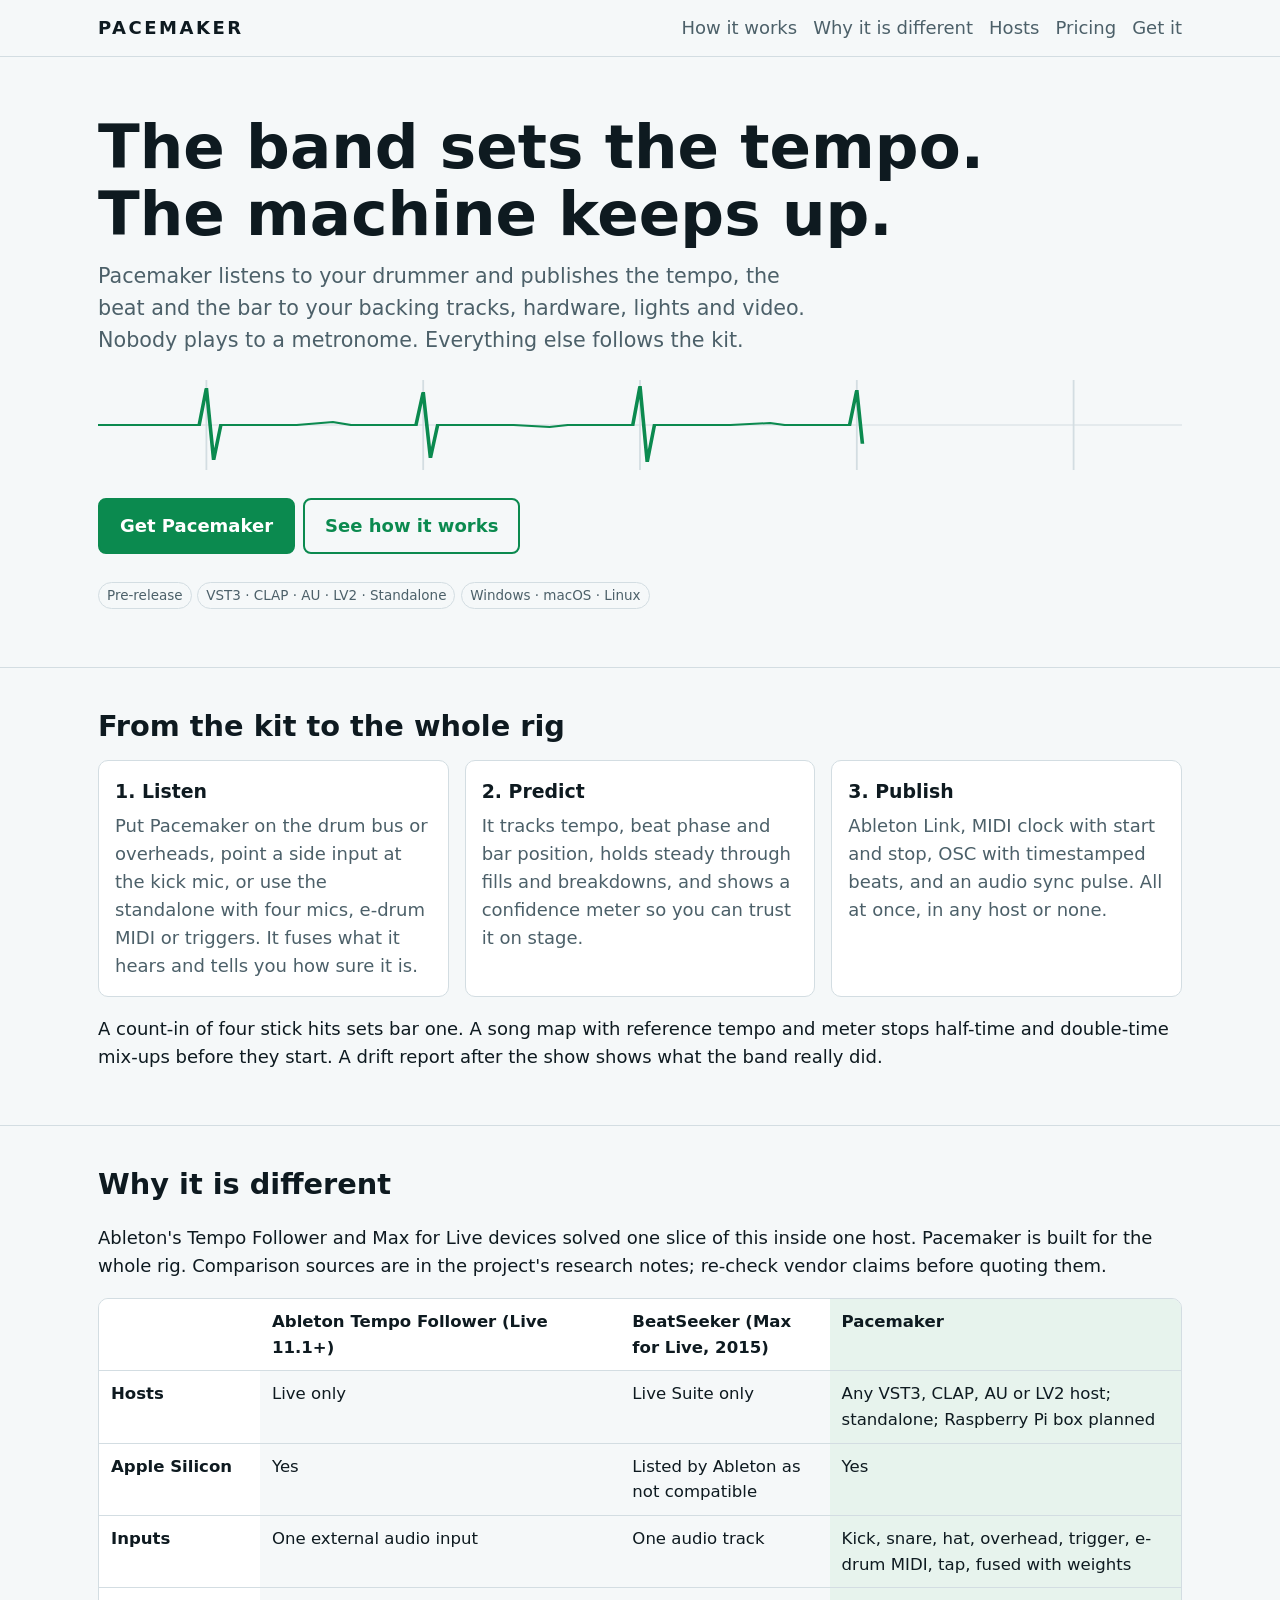
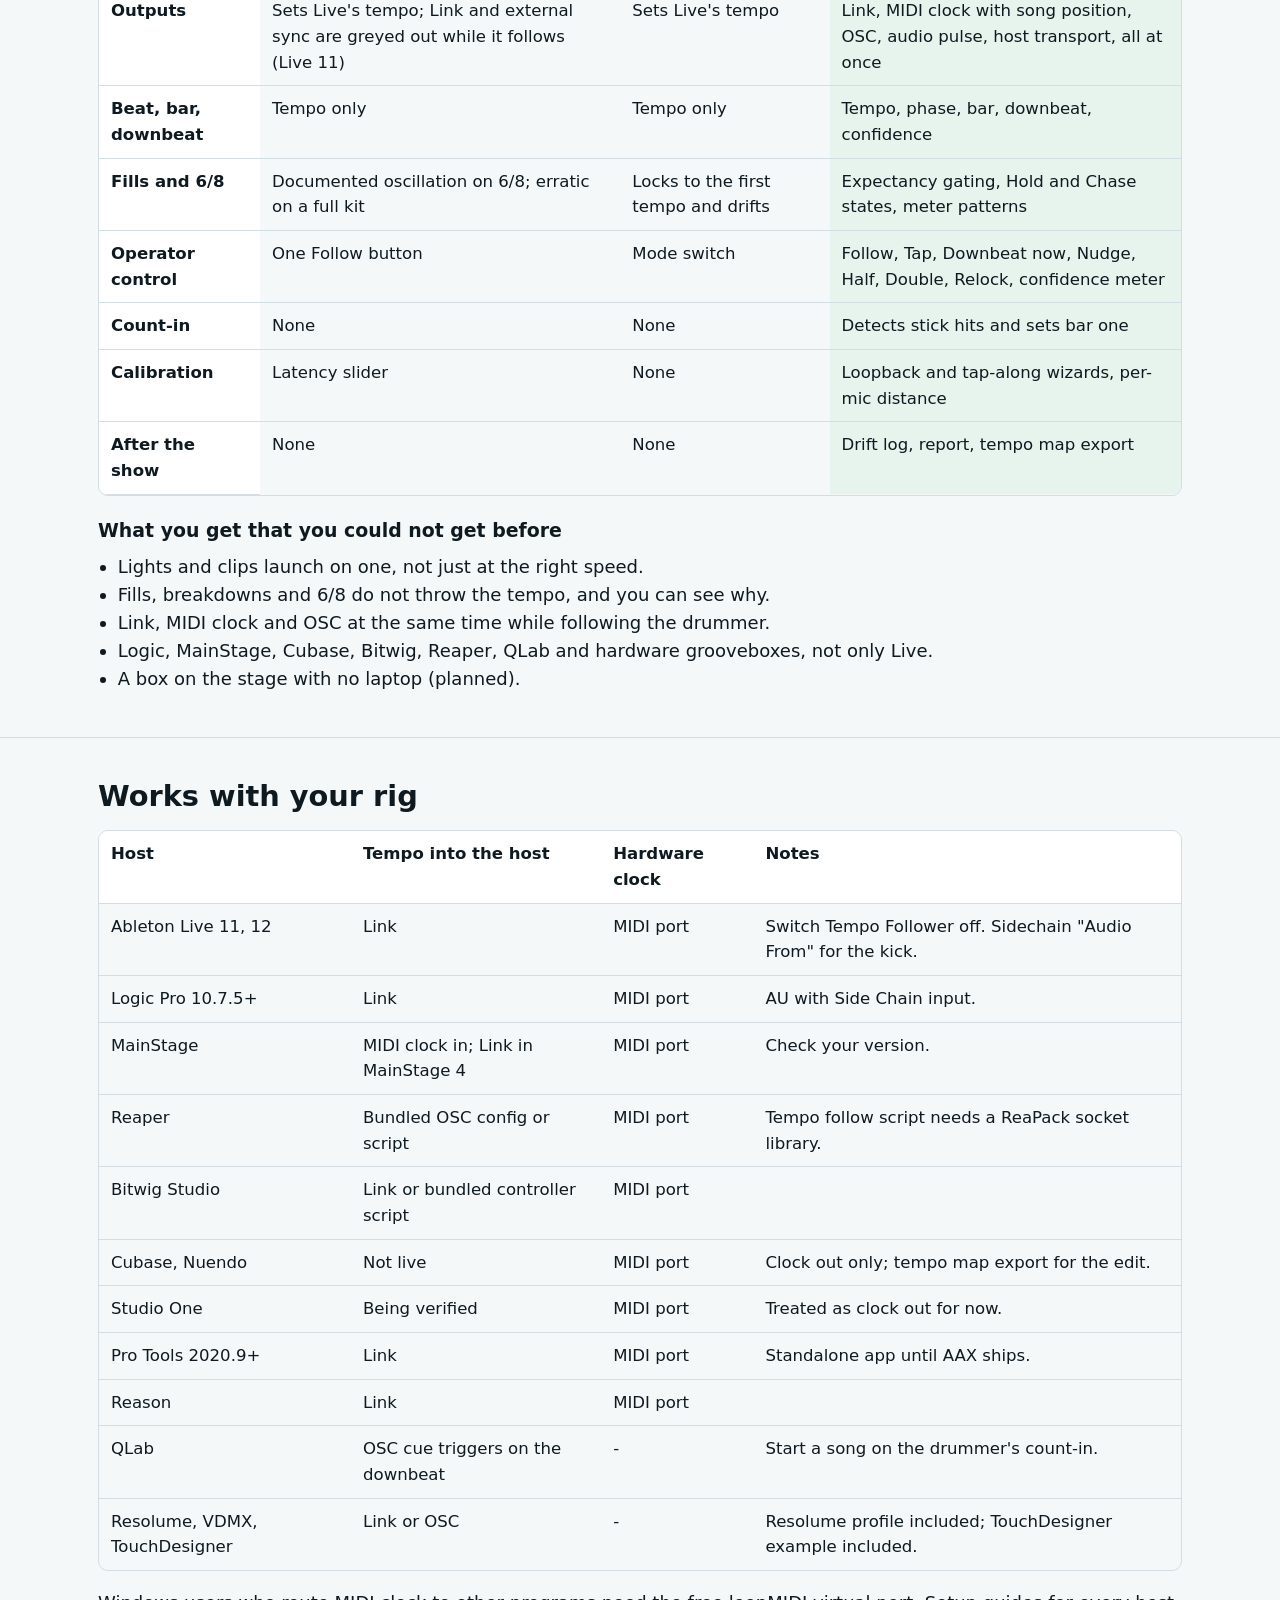
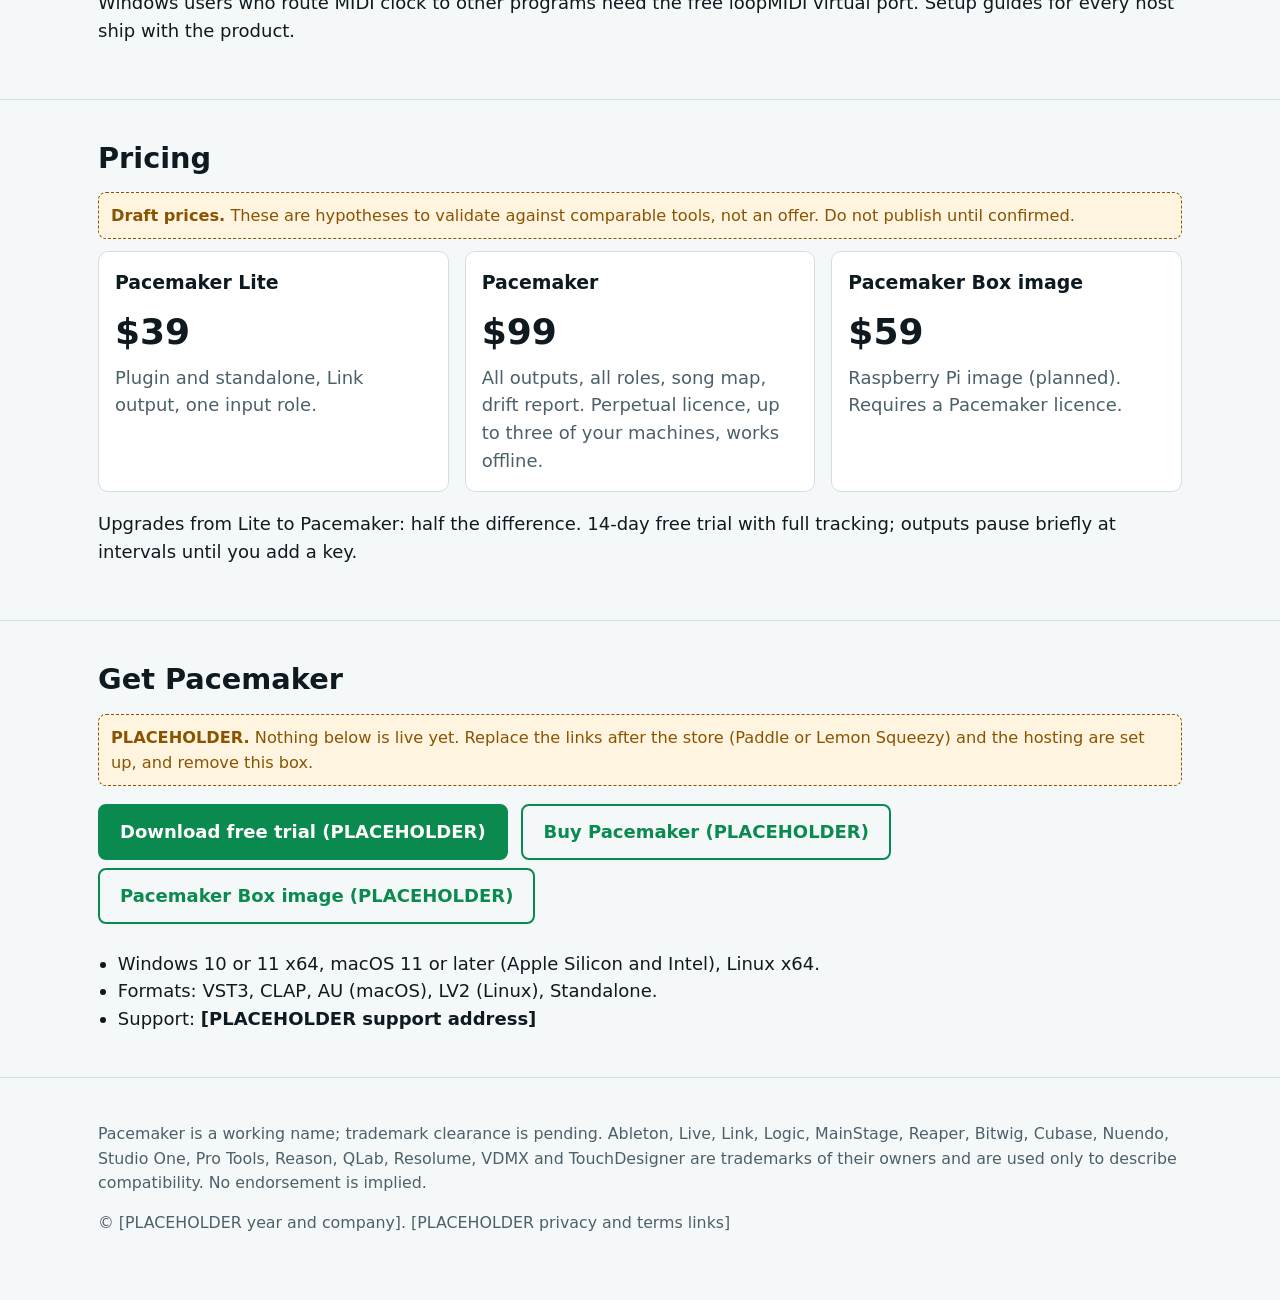
<file: website/index.html>
<!doctype html>
<html lang="en">
<head>
<meta charset="utf-8">
<meta name="viewport" content="width=device-width, initial-scale=1">
<title>Pacemaker: the band sets the tempo</title>
<meta name="description" content="Pacemaker listens to a live drummer and makes backing tracks, hardware, lights and video follow the band. Link, MIDI clock, OSC and audio sync out, in any host.">
<link rel="stylesheet" href="style.css">
</head>
<body>
<header class="site"><div class="wrap">
  <span class="brand">Pacemaker</span>
  <nav aria-label="Sections"><a href="#how">How it works</a><a href="#why">Why it is different</a><a href="#hosts">Hosts</a><a href="#pricing">Pricing</a><a href="#get">Get it</a></nav>
</div></header>

<main>
<div class="wrap">
  <div class="hero">
    <h1>The band sets the tempo.<br>The machine keeps up.</h1>
    <p class="lead">Pacemaker listens to your drummer and publishes the tempo, the beat and the bar to your backing tracks, hardware, lights and video. Nobody plays to a metronome. Everything else follows the kit.</p>
    <svg class="trace" viewBox="0 0 600 90" preserveAspectRatio="none" role="img" aria-label="Heart-monitor style trace of drum hits with predicted beats">
      <line class="grid" x1="0" y1="45" x2="600" y2="45"/>
      <g class="grid"><line x1="60" y1="0" x2="60" y2="90"/><line x1="180" y1="0" x2="180" y2="90"/><line x1="300" y1="0" x2="300" y2="90"/><line x1="420" y1="0" x2="420" y2="90"/><line x1="540" y1="0" x2="540" y2="90"/></g>
      <polyline class="wave" points="0,45 50,45 56,45 60,8 64,80 68,45 110,45 130,42 140,45 170,45 176,45 180,12 184,78 188,45 230,45 250,47 260,45 290,45 296,45 300,6 304,82 308,45 350,45 372,43 380,45 410,45 416,45 420,10 424,79 428,45 470,45 490,46 500,45 530,45 536,45 540,9 544,81 548,45 600,45"/>
    </svg>
    <p><a class="btn" href="#get">Get Pacemaker</a><a class="btn secondary" href="#how">See how it works</a></p>
    <p><span class="pill">Pre-release</span> <span class="pill">VST3 &middot; CLAP &middot; AU &middot; LV2 &middot; Standalone</span> <span class="pill">Windows &middot; macOS &middot; Linux</span></p>
  </div>
</div>

<section id="how"><div class="wrap">
  <h2>From the kit to the whole rig</h2>
  <div class="grid3">
    <div class="card"><h3>1. Listen</h3><p>Put Pacemaker on the drum bus or overheads, point a side input at the kick mic, or use the standalone with four mics, e-drum MIDI or triggers. It fuses what it hears and tells you how sure it is.</p></div>
    <div class="card"><h3>2. Predict</h3><p>It tracks tempo, beat phase and bar position, holds steady through fills and breakdowns, and shows a confidence meter so you can trust it on stage.</p></div>
    <div class="card"><h3>3. Publish</h3><p>Ableton Link, MIDI clock with start and stop, OSC with timestamped beats, and an audio sync pulse. All at once, in any host or none.</p></div>
  </div>
  <p>A count-in of four stick hits sets bar one. A song map with reference tempo and meter stops half-time and double-time mix-ups before they start. A drift report after the show shows what the band really did.</p>
</div></section>

<section id="why"><div class="wrap">
  <h2>Why it is different</h2>
  <p>Ableton's Tempo Follower and Max for Live devices solved one slice of this inside one host. Pacemaker is built for the whole rig. Comparison sources are in the project's research notes; re-check vendor claims before quoting them.</p>
  <div class="tablewrap" tabindex="0" role="region" aria-label="Comparison table (scrolls sideways on small screens)">
  <table>
    <thead><tr><th></th><th>Ableton Tempo Follower (Live 11.1+)</th><th>BeatSeeker (Max for Live, 2015)</th><th class="us">Pacemaker</th></tr></thead>
    <tbody>
      <tr><th scope="row">Hosts</th><td>Live only</td><td>Live Suite only</td><td class="us">Any VST3, CLAP, AU or LV2 host; standalone; Raspberry Pi box planned</td></tr>
      <tr><th scope="row">Apple Silicon</th><td>Yes</td><td>Listed by Ableton as not compatible</td><td class="us">Yes</td></tr>
      <tr><th scope="row">Inputs</th><td>One external audio input</td><td>One audio track</td><td class="us">Kick, snare, hat, overhead, trigger, e-drum MIDI, tap, fused with weights</td></tr>
      <tr><th scope="row">Outputs</th><td>Sets Live's tempo; Link and external sync are greyed out while it follows (Live 11)</td><td>Sets Live's tempo</td><td class="us">Link, MIDI clock with song position, OSC, audio pulse, host transport, all at once</td></tr>
      <tr><th scope="row">Beat, bar, downbeat</th><td>Tempo only</td><td>Tempo only</td><td class="us">Tempo, phase, bar, downbeat, confidence</td></tr>
      <tr><th scope="row">Fills and 6/8</th><td>Documented oscillation on 6/8; erratic on a full kit</td><td>Locks to the first tempo and drifts</td><td class="us">Expectancy gating, Hold and Chase states, meter patterns</td></tr>
      <tr><th scope="row">Operator control</th><td>One Follow button</td><td>Mode switch</td><td class="us">Follow, Tap, Downbeat now, Nudge, Half, Double, Relock, confidence meter</td></tr>
      <tr><th scope="row">Count-in</th><td>None</td><td>None</td><td class="us">Detects stick hits and sets bar one</td></tr>
      <tr><th scope="row">Calibration</th><td>Latency slider</td><td>None</td><td class="us">Loopback and tap-along wizards, per-mic distance</td></tr>
      <tr><th scope="row">After the show</th><td>None</td><td>None</td><td class="us">Drift log, report, tempo map export</td></tr>
    </tbody>
  </table></div>
  <h3 style="margin-top:20px">What you get that you could not get before</h3>
  <ul class="clean">
    <li>Lights and clips launch on one, not just at the right speed.</li>
    <li>Fills, breakdowns and 6/8 do not throw the tempo, and you can see why.</li>
    <li>Link, MIDI clock and OSC at the same time while following the drummer.</li>
    <li>Logic, MainStage, Cubase, Bitwig, Reaper, QLab and hardware grooveboxes, not only Live.</li>
    <li>A box on the stage with no laptop (planned).</li>
  </ul>
</div></section>

<section id="hosts"><div class="wrap">
  <h2>Works with your rig</h2>
  <div class="tablewrap" tabindex="0" role="region" aria-label="Host compatibility (scrolls sideways on small screens)">
  <table>
    <thead><tr><th>Host</th><th>Tempo into the host</th><th>Hardware clock</th><th>Notes</th></tr></thead>
    <tbody>
      <tr><td>Ableton Live 11, 12</td><td>Link</td><td>MIDI port</td><td>Switch Tempo Follower off. Sidechain "Audio From" for the kick.</td></tr>
      <tr><td>Logic Pro 10.7.5+</td><td>Link</td><td>MIDI port</td><td>AU with Side Chain input.</td></tr>
      <tr><td>MainStage</td><td>MIDI clock in; Link in MainStage 4</td><td>MIDI port</td><td>Check your version.</td></tr>
      <tr><td>Reaper</td><td>Bundled OSC config or script</td><td>MIDI port</td><td>Tempo follow script needs a ReaPack socket library.</td></tr>
      <tr><td>Bitwig Studio</td><td>Link or bundled controller script</td><td>MIDI port</td><td></td></tr>
      <tr><td>Cubase, Nuendo</td><td>Not live</td><td>MIDI port</td><td>Clock out only; tempo map export for the edit.</td></tr>
      <tr><td>Studio One</td><td>Being verified</td><td>MIDI port</td><td>Treated as clock out for now.</td></tr>
      <tr><td>Pro Tools 2020.9+</td><td>Link</td><td>MIDI port</td><td>Standalone app until AAX ships.</td></tr>
      <tr><td>Reason</td><td>Link</td><td>MIDI port</td><td></td></tr>
      <tr><td>QLab</td><td>OSC cue triggers on the downbeat</td><td>-</td><td>Start a song on the drummer's count-in.</td></tr>
      <tr><td>Resolume, VDMX, TouchDesigner</td><td>Link or OSC</td><td>-</td><td>Resolume profile included; TouchDesigner example included.</td></tr>
    </tbody>
  </table></div>
  <p>Windows users who route MIDI clock to other programs need the free loopMIDI virtual port. Setup guides for every host ship with the product.</p>
</div></section>

<section id="pricing"><div class="wrap">
  <h2>Pricing</h2>
  <div class="placeholder"><strong>Draft prices.</strong> These are hypotheses to validate against comparable tools, not an offer. Do not publish until confirmed.</div>
  <div class="grid3">
    <div class="card"><h3>Pacemaker Lite</h3><div class="price">$39</div><p>Plugin and standalone, Link output, one input role.</p></div>
    <div class="card"><h3>Pacemaker</h3><div class="price">$99</div><p>All outputs, all roles, song map, drift report. Perpetual licence, up to three of your machines, works offline.</p></div>
    <div class="card"><h3>Pacemaker Box image</h3><div class="price">$59</div><p>Raspberry Pi image (planned). Requires a Pacemaker licence.</p></div>
  </div>
  <p>Upgrades from Lite to Pacemaker: half the difference. 14-day free trial with full tracking; outputs pause briefly at intervals until you add a key.</p>
</div></section>

<section id="get"><div class="wrap">
  <h2>Get Pacemaker</h2>
  <div class="placeholder"><strong>PLACEHOLDER.</strong> Nothing below is live yet. Replace the links after the store (Paddle or Lemon Squeezy) and the hosting are set up, and remove this box.</div>
  <p>
    <a class="btn" href="#get" aria-disabled="true">Download free trial (PLACEHOLDER)</a>
    <a class="btn secondary" href="#get" aria-disabled="true">Buy Pacemaker (PLACEHOLDER)</a>
    <a class="btn secondary" href="#get" aria-disabled="true">Pacemaker Box image (PLACEHOLDER)</a>
  </p>
  <ul class="clean">
    <li>Windows 10 or 11 x64, macOS 11 or later (Apple Silicon and Intel), Linux x64.</li>
    <li>Formats: VST3, CLAP, AU (macOS), LV2 (Linux), Standalone.</li>
    <li>Support: <strong>[PLACEHOLDER support address]</strong></li>
  </ul>
</div></section>
</main>

<footer><div class="wrap">
  <p>Pacemaker is a working name; trademark clearance is pending. Ableton, Live, Link, Logic, MainStage, Reaper, Bitwig, Cubase, Nuendo, Studio One, Pro Tools, Reason, QLab, Resolume, VDMX and TouchDesigner are trademarks of their owners and are used only to describe compatibility. No endorsement is implied.</p>
  <p>&copy; [PLACEHOLDER year and company]. [PLACEHOLDER privacy and terms links]</p>
</div></footer>
</body>
</html>
</file>
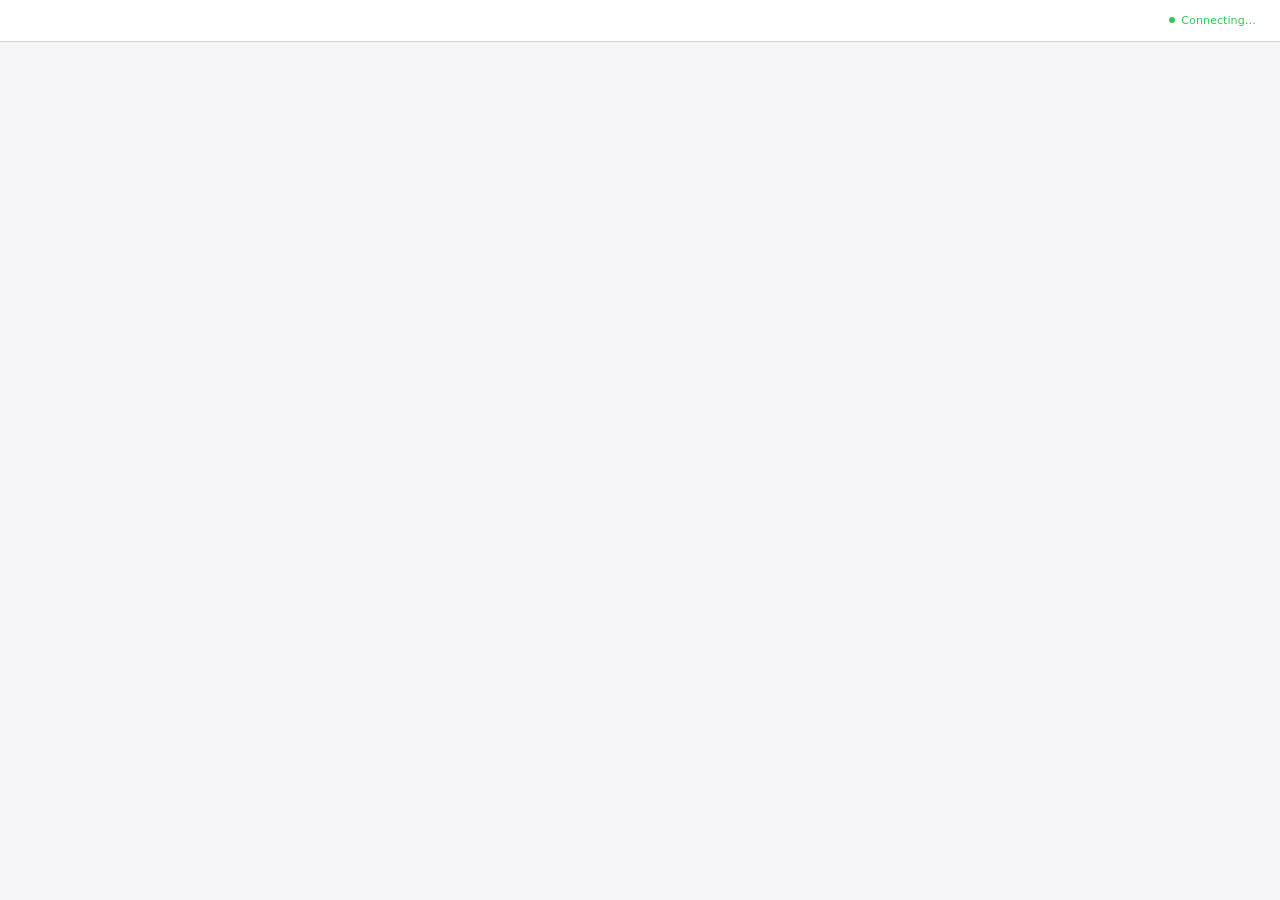
<file: skills/brainstorming/scripts/frame-template.html>
<!DOCTYPE html>
<html>
<head>
  <meta charset="utf-8">
  <title>Superpowers Brainstorming</title>
  <style>
    /*
     * BRAINSTORM COMPANION FRAME TEMPLATE
     *
     * This template provides a consistent frame with:
     * - OS-aware light/dark theming
     * - Header branding and connection status
     * - Scrollable main content area
     * - CSS helpers for common UI patterns
     *
     * Content is injected via placeholder comment in #frame-content.
     */

    * { box-sizing: border-box; margin: 0; padding: 0; }
    html, body { height: 100%; overflow: hidden; }

    /* ===== THEME VARIABLES ===== */
    :root {
      --bg-primary: #f5f5f7;
      --bg-secondary: #ffffff;
      --bg-tertiary: #e5e5e7;
      --border: #d1d1d6;
      --text-primary: #1d1d1f;
      --text-secondary: #86868b;
      --text-tertiary: #aeaeb2;
      --accent: #0071e3;
      --accent-hover: #0077ed;
      --success: #34c759;
      --warning: #ff9f0a;
      --error: #ff3b30;
      --selected-bg: #e8f4fd;
      --selected-border: #0071e3;
    }

    @media (prefers-color-scheme: dark) {
      :root {
        --bg-primary: #1d1d1f;
        --bg-secondary: #2d2d2f;
        --bg-tertiary: #3d3d3f;
        --border: #424245;
        --text-primary: #f5f5f7;
        --text-secondary: #86868b;
        --text-tertiary: #636366;
        --accent: #0a84ff;
        --accent-hover: #409cff;
        --selected-bg: rgba(10, 132, 255, 0.15);
        --selected-border: #0a84ff;
      }
    }

    body {
      font-family: system-ui, -apple-system, BlinkMacSystemFont, sans-serif;
      background: var(--bg-primary);
      color: var(--text-primary);
      display: flex;
      flex-direction: column;
      line-height: 1.5;
    }

    /* ===== FRAME STRUCTURE ===== */
    .brand { display: flex; align-items: center; min-width: 0; overflow: hidden; color: var(--text-secondary); line-height: 1; }
    .brand a { color: inherit; text-decoration: none; display: flex; align-items: center; gap: 0.5rem; min-width: 0; max-width: 100%; line-height: 1; }
    .brand-copy { display: block; min-width: 0; overflow: hidden; text-overflow: ellipsis; white-space: nowrap; line-height: 1; transform: translateY(-1px); }
    .brand-logo { display: block; height: 1em; width: auto; max-width: 180px; flex-shrink: 0; filter: invert(1); }
    @media (prefers-color-scheme: dark) {
      .brand-logo { filter: none; }
    }
    .status { font-size: 0.7rem; color: var(--status-color, var(--success)); display: flex; align-items: center; gap: 0.4rem; justify-self: end; white-space: nowrap; line-height: 1; }
    .status::before { content: ''; width: 6px; height: 6px; background: var(--status-color, var(--success)); border-radius: 50%; }

    .main { flex: 1; overflow-y: auto; }
    #frame-content { padding: 2rem; min-height: 100%; }

    .header {
      background: var(--bg-secondary);
      border-bottom: 1px solid var(--border);
      padding: 0.5rem 1.5rem;
      flex-shrink: 0;
      display: grid;
      grid-template-columns: minmax(0, 1fr) auto;
      align-items: center;
      gap: 1rem;
      min-height: 42px;
    }
    .header .brand { justify-self: start; width: 100%; font-size: 0.75rem; line-height: 1; }
    .header .status { grid-column: 2; line-height: 1; }
    .header span {
      font-size: 0.75rem;
      color: var(--text-secondary);
    }
    .header .selected-text {
      color: var(--accent);
      font-weight: 500;
    }

    /* ===== TYPOGRAPHY ===== */
    h2 { font-size: 1.5rem; font-weight: 600; margin-bottom: 0.5rem; }
    h3 { font-size: 1.1rem; font-weight: 600; margin-bottom: 0.25rem; }
    .subtitle { color: var(--text-secondary); margin-bottom: 1.5rem; }
    .section { margin-bottom: 2rem; }
    .label { font-size: 0.7rem; color: var(--text-secondary); text-transform: uppercase; letter-spacing: 0.05em; margin-bottom: 0.5rem; }

    /* ===== OPTIONS (for A/B/C choices) ===== */
    .options { display: flex; flex-direction: column; gap: 0.75rem; }
    .option {
      background: var(--bg-secondary);
      border: 2px solid var(--border);
      border-radius: 12px;
      padding: 1rem 1.25rem;
      cursor: pointer;
      transition: all 0.15s ease;
      display: flex;
      align-items: flex-start;
      gap: 1rem;
    }
    .option:hover { border-color: var(--accent); }
    .option.selected { background: var(--selected-bg); border-color: var(--selected-border); }
    .option .letter {
      background: var(--bg-tertiary);
      color: var(--text-secondary);
      width: 1.75rem; height: 1.75rem;
      border-radius: 6px;
      display: flex; align-items: center; justify-content: center;
      font-weight: 600; font-size: 0.85rem; flex-shrink: 0;
    }
    .option.selected .letter { background: var(--accent); color: white; }
    .option .content { flex: 1; }
    .option .content h3 { font-size: 0.95rem; margin-bottom: 0.15rem; }
    .option .content p { color: var(--text-secondary); font-size: 0.85rem; margin: 0; }

    /* ===== CARDS (for showing designs/mockups) ===== */
    .cards { display: grid; grid-template-columns: repeat(auto-fit, minmax(280px, 1fr)); gap: 1rem; }
    .card {
      background: var(--bg-secondary);
      border: 1px solid var(--border);
      border-radius: 12px;
      overflow: hidden;
      cursor: pointer;
      transition: all 0.15s ease;
    }
    .card:hover { border-color: var(--accent); transform: translateY(-2px); box-shadow: 0 4px 12px rgba(0,0,0,0.1); }
    .card.selected { border-color: var(--selected-border); border-width: 2px; }
    .card-image { background: var(--bg-tertiary); aspect-ratio: 16/10; display: flex; align-items: center; justify-content: center; }
    .card-body { padding: 1rem; }
    .card-body h3 { margin-bottom: 0.25rem; }
    .card-body p { color: var(--text-secondary); font-size: 0.85rem; }

    /* ===== MOCKUP CONTAINER ===== */
    .mockup {
      background: var(--bg-secondary);
      border: 1px solid var(--border);
      border-radius: 12px;
      overflow: hidden;
      margin-bottom: 1.5rem;
    }
    .mockup-header {
      background: var(--bg-tertiary);
      padding: 0.5rem 1rem;
      font-size: 0.75rem;
      color: var(--text-secondary);
      border-bottom: 1px solid var(--border);
    }
    .mockup-body { padding: 1.5rem; }

    /* ===== SPLIT VIEW (side-by-side comparison) ===== */
    .split { display: grid; grid-template-columns: 1fr 1fr; gap: 1.5rem; }
    @media (max-width: 700px) { .split { grid-template-columns: 1fr; } }

    /* ===== PROS/CONS ===== */
    .pros-cons { display: grid; grid-template-columns: 1fr 1fr; gap: 1rem; margin: 1rem 0; }
    .pros, .cons { background: var(--bg-secondary); border-radius: 8px; padding: 1rem; }
    .pros h4 { color: var(--success); font-size: 0.85rem; margin-bottom: 0.5rem; }
    .cons h4 { color: var(--error); font-size: 0.85rem; margin-bottom: 0.5rem; }
    .pros ul, .cons ul { margin-left: 1.25rem; font-size: 0.85rem; color: var(--text-secondary); }
    .pros li, .cons li { margin-bottom: 0.25rem; }

    /* ===== PLACEHOLDER (for mockup areas) ===== */
    .placeholder {
      background: var(--bg-tertiary);
      border: 2px dashed var(--border);
      border-radius: 8px;
      padding: 2rem;
      text-align: center;
      color: var(--text-tertiary);
    }

    /* ===== INLINE MOCKUP ELEMENTS ===== */
    .mock-nav { background: var(--accent); color: white; padding: 0.75rem 1rem; display: flex; gap: 1.5rem; font-size: 0.9rem; }
    .mock-sidebar { background: var(--bg-tertiary); padding: 1rem; min-width: 180px; }
    .mock-content { padding: 1.5rem; flex: 1; }
    .mock-button { background: var(--accent); color: white; border: none; padding: 0.5rem 1rem; border-radius: 6px; font-size: 0.85rem; }
    .mock-input { background: var(--bg-primary); border: 1px solid var(--border); border-radius: 6px; padding: 0.5rem; width: 100%; }
  </style>
</head>
<body>
  <div class="header">
    <!-- BRANDING -->
    <div class="status">Connecting…</div>
  </div>

  <div class="main">
    <div id="frame-content">
      <!-- CONTENT -->
    </div>
  </div>

</body>
</html>
</file>
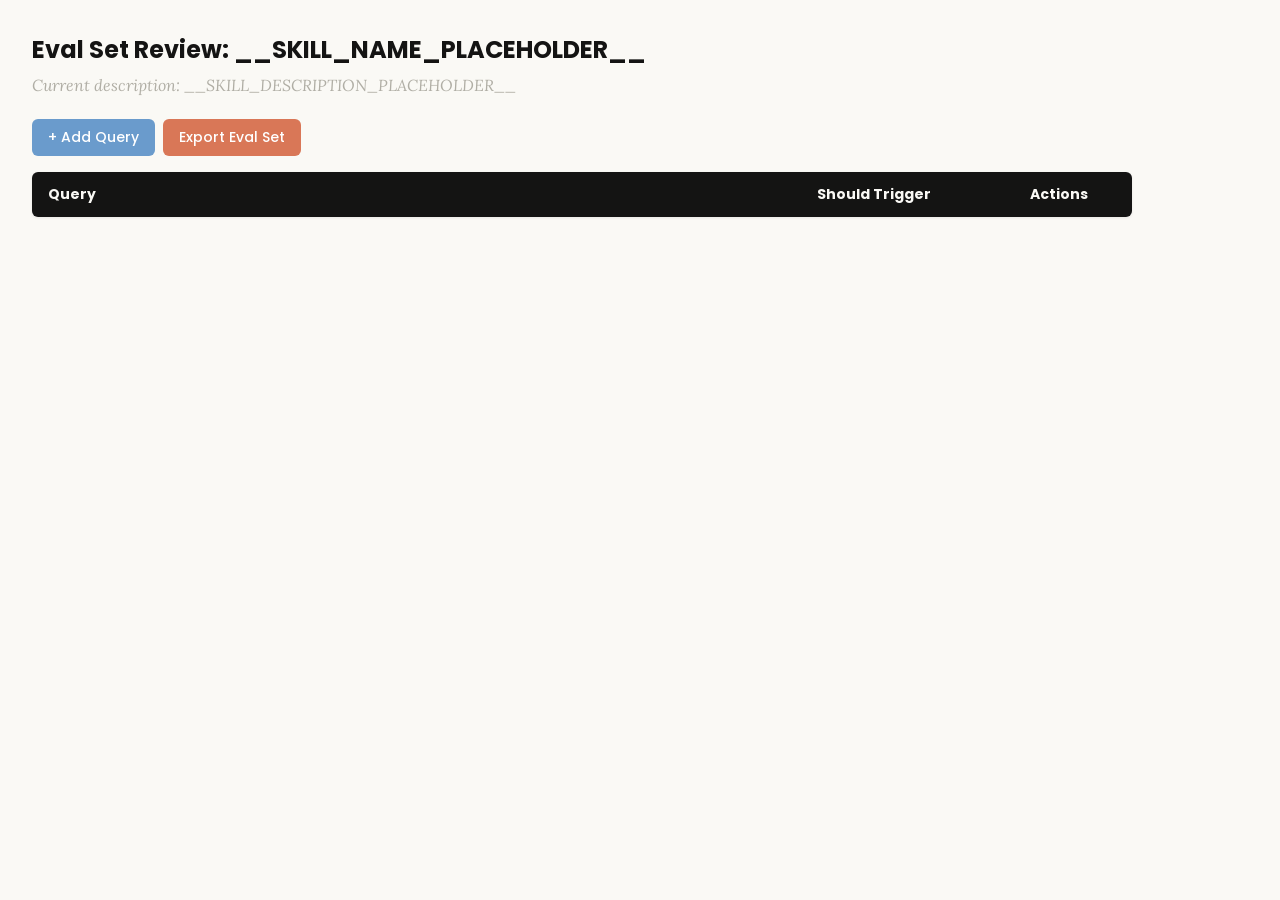
<file: skills/skill-creator/assets/eval_review.html>
<!DOCTYPE html>
<html lang="en">
<head>
  <meta charset="UTF-8">
  <meta name="viewport" content="width=device-width, initial-scale=1.0">
  <title>Eval Set Review - __SKILL_NAME_PLACEHOLDER__</title>
  <link rel="preconnect" href="https://fonts.googleapis.com">
  <link rel="preconnect" href="https://fonts.gstatic.com" crossorigin>
  <link href="https://fonts.googleapis.com/css2?family=Poppins:wght@500;600&family=Lora:wght@400;500&display=swap" rel="stylesheet">
  <style>
    * { box-sizing: border-box; margin: 0; padding: 0; }
    body { font-family: 'Lora', Georgia, serif; background: #faf9f5; padding: 2rem; color: #141413; }
    h1 { font-family: 'Poppins', sans-serif; margin-bottom: 0.5rem; font-size: 1.5rem; }
    .description { color: #b0aea5; margin-bottom: 1.5rem; font-style: italic; max-width: 900px; }
    .controls { margin-bottom: 1rem; display: flex; gap: 0.5rem; }
    .btn { font-family: 'Poppins', sans-serif; padding: 0.5rem 1rem; border: none; border-radius: 6px; cursor: pointer; font-size: 0.875rem; font-weight: 500; }
    .btn-add { background: #6a9bcc; color: white; }
    .btn-add:hover { background: #5889b8; }
    .btn-export { background: #d97757; color: white; }
    .btn-export:hover { background: #c4613f; }
    table { width: 100%; max-width: 1100px; border-collapse: collapse; background: white; border-radius: 6px; overflow: hidden; box-shadow: 0 1px 3px rgba(0,0,0,0.08); }
    th { font-family: 'Poppins', sans-serif; background: #141413; color: #faf9f5; padding: 0.75rem 1rem; text-align: left; font-size: 0.875rem; }
    td { padding: 0.75rem 1rem; border-bottom: 1px solid #e8e6dc; vertical-align: top; }
    tr:nth-child(even) td { background: #faf9f5; }
    tr:hover td { background: #f3f1ea; }
    .section-header td { background: #e8e6dc; font-family: 'Poppins', sans-serif; font-weight: 500; font-size: 0.8rem; color: #141413; text-transform: uppercase; letter-spacing: 0.05em; }
    .query-input { width: 100%; padding: 0.4rem; border: 1px solid #e8e6dc; border-radius: 4px; font-size: 0.875rem; font-family: 'Lora', Georgia, serif; resize: vertical; min-height: 60px; }
    .query-input:focus { outline: none; border-color: #d97757; box-shadow: 0 0 0 2px rgba(217,119,87,0.15); }
    .toggle { position: relative; display: inline-block; width: 44px; height: 24px; }
    .toggle input { opacity: 0; width: 0; height: 0; }
    .toggle .slider { position: absolute; inset: 0; background: #b0aea5; border-radius: 24px; cursor: pointer; transition: 0.2s; }
    .toggle .slider::before { content: ""; position: absolute; width: 18px; height: 18px; left: 3px; bottom: 3px; background: white; border-radius: 50%; transition: 0.2s; }
    .toggle input:checked + .slider { background: #d97757; }
    .toggle input:checked + .slider::before { transform: translateX(20px); }
    .btn-delete { background: #c44; color: white; padding: 0.3rem 0.6rem; border: none; border-radius: 4px; cursor: pointer; font-size: 0.75rem; font-family: 'Poppins', sans-serif; }
    .btn-delete:hover { background: #a33; }
    .summary { margin-top: 1rem; color: #b0aea5; font-size: 0.875rem; }
  </style>
</head>
<body>
  <h1>Eval Set Review: <span id="skill-name">__SKILL_NAME_PLACEHOLDER__</span></h1>
  <p class="description">Current description: <span id="skill-desc">__SKILL_DESCRIPTION_PLACEHOLDER__</span></p>

  <div class="controls">
    <button class="btn btn-add" onclick="addRow()">+ Add Query</button>
    <button class="btn btn-export" onclick="exportEvalSet()">Export Eval Set</button>
  </div>

  <table>
    <thead>
      <tr>
        <th style="width:65%">Query</th>
        <th style="width:18%">Should Trigger</th>
        <th style="width:10%">Actions</th>
      </tr>
    </thead>
    <tbody id="eval-body"></tbody>
  </table>

  <p class="summary" id="summary"></p>

  <script>
    const EVAL_DATA = __EVAL_DATA_PLACEHOLDER__;

    let evalItems = [...EVAL_DATA];

    function render() {
      const tbody = document.getElementById('eval-body');
      tbody.innerHTML = '';

      // Sort: should-trigger first, then should-not-trigger
      const sorted = evalItems
        .map((item, origIdx) => ({ ...item, origIdx }))
        .sort((a, b) => (b.should_trigger ? 1 : 0) - (a.should_trigger ? 1 : 0));

      let lastGroup = null;
      sorted.forEach(item => {
        const group = item.should_trigger ? 'trigger' : 'no-trigger';
        if (group !== lastGroup) {
          const headerRow = document.createElement('tr');
          headerRow.className = 'section-header';
          headerRow.innerHTML = `<td colspan="3">${item.should_trigger ? 'Should Trigger' : 'Should NOT Trigger'}</td>`;
          tbody.appendChild(headerRow);
          lastGroup = group;
        }

        const idx = item.origIdx;
        const tr = document.createElement('tr');
        tr.innerHTML = `
          <td><textarea class="query-input" onchange="updateQuery(${idx}, this.value)">${escapeHtml(item.query)}</textarea></td>
          <td>
            <label class="toggle">
              <input type="checkbox" ${item.should_trigger ? 'checked' : ''} onchange="updateTrigger(${idx}, this.checked)">
              <span class="slider"></span>
            </label>
            <span style="margin-left:8px;font-size:0.8rem;color:#b0aea5">${item.should_trigger ? 'Yes' : 'No'}</span>
          </td>
          <td><button class="btn-delete" onclick="deleteRow(${idx})">Delete</button></td>
        `;
        tbody.appendChild(tr);
      });
      updateSummary();
    }

    function escapeHtml(text) {
      const div = document.createElement('div');
      div.textContent = text;
      return div.innerHTML;
    }

    function updateQuery(idx, value) { evalItems[idx].query = value; updateSummary(); }
    function updateTrigger(idx, value) { evalItems[idx].should_trigger = value; render(); }
    function deleteRow(idx) { evalItems.splice(idx, 1); render(); }

    function addRow() {
      evalItems.push({ query: '', should_trigger: true });
      render();
      const inputs = document.querySelectorAll('.query-input');
      inputs[inputs.length - 1].focus();
    }

    function updateSummary() {
      const trigger = evalItems.filter(i => i.should_trigger).length;
      const noTrigger = evalItems.filter(i => !i.should_trigger).length;
      document.getElementById('summary').textContent =
        `${evalItems.length} queries total: ${trigger} should trigger, ${noTrigger} should not trigger`;
    }

    function exportEvalSet() {
      const valid = evalItems.filter(i => i.query.trim() !== '');
      const data = valid.map(i => ({ query: i.query.trim(), should_trigger: i.should_trigger }));
      const blob = new Blob([JSON.stringify(data, null, 2)], { type: 'application/json' });
      const url = URL.createObjectURL(blob);
      const a = document.createElement('a');
      a.href = url;
      a.download = 'eval_set.json';
      document.body.appendChild(a);
      a.click();
      document.body.removeChild(a);
      URL.revokeObjectURL(url);
    }

    render();
  </script>
</body>
</html>
</file>
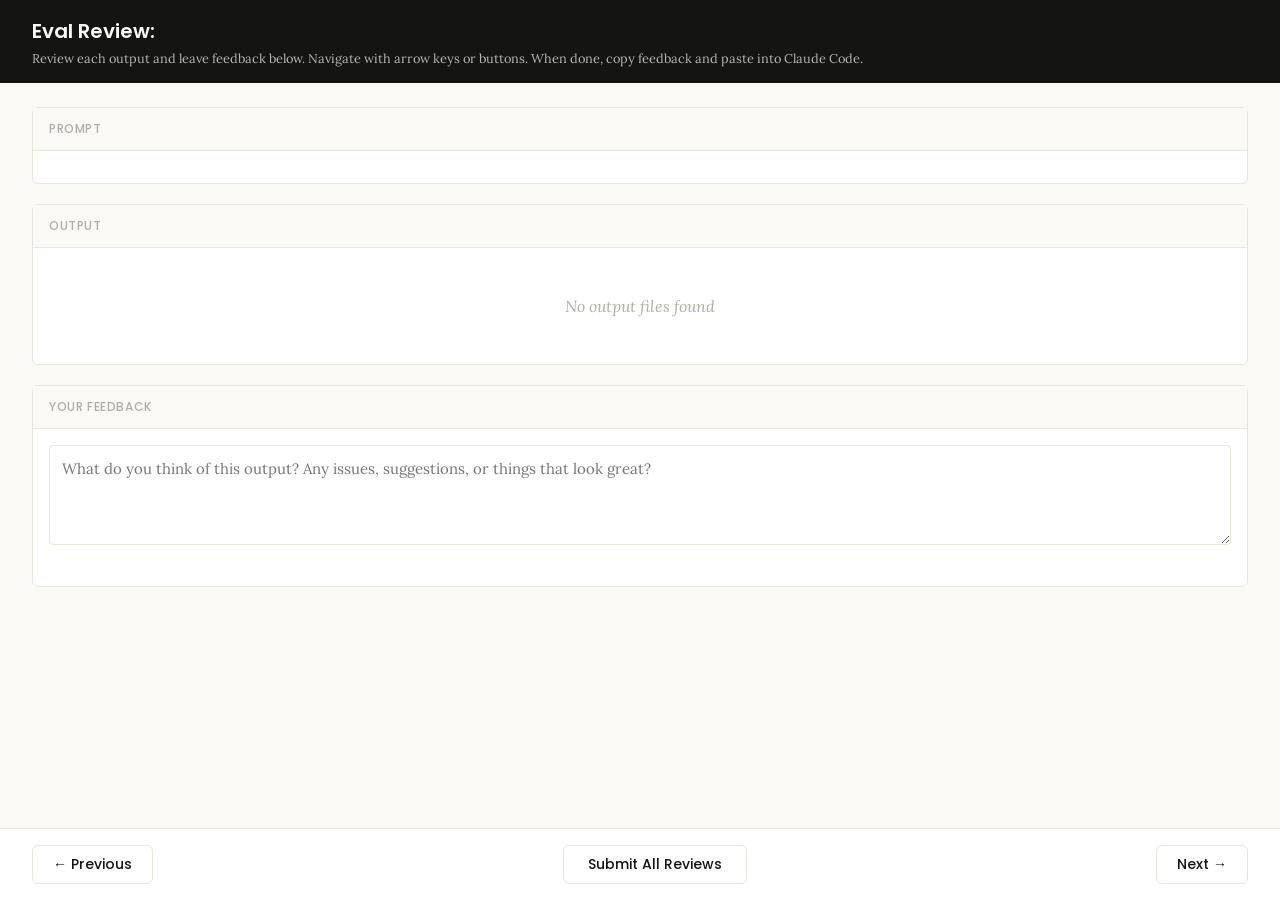
<file: skills/skill-creator/eval-viewer/viewer.html>
<!DOCTYPE html>
<html lang="en">
<head>
  <meta charset="UTF-8">
  <meta name="viewport" content="width=device-width, initial-scale=1.0">
  <title>Eval Review</title>
  <link rel="preconnect" href="https://fonts.googleapis.com">
  <link rel="preconnect" href="https://fonts.gstatic.com" crossorigin>
  <link href="https://fonts.googleapis.com/css2?family=Poppins:wght@500;600&family=Lora:wght@400;500&display=swap" rel="stylesheet">
  <script src="https://cdn.sheetjs.com/xlsx-0.20.3/package/dist/xlsx.full.min.js" integrity="sha384-EnyY0/GSHQGSxSgMwaIPzSESbqoOLSexfnSMN2AP+39Ckmn92stwABZynq1JyzdT" crossorigin="anonymous"></script>
  <style>
    :root {
      --bg: #faf9f5;
      --surface: #ffffff;
      --border: #e8e6dc;
      --text: #141413;
      --text-muted: #b0aea5;
      --accent: #d97757;
      --accent-hover: #c4613f;
      --green: #788c5d;
      --green-bg: #eef2e8;
      --red: #c44;
      --red-bg: #fceaea;
      --header-bg: #141413;
      --header-text: #faf9f5;
      --radius: 6px;
    }

    * { box-sizing: border-box; margin: 0; padding: 0; }

    body {
      font-family: 'Lora', Georgia, serif;
      background: var(--bg);
      color: var(--text);
      height: 100vh;
      display: flex;
      flex-direction: column;
    }

    /* ---- Header ---- */
    .header {
      background: var(--header-bg);
      color: var(--header-text);
      padding: 1rem 2rem;
      display: flex;
      justify-content: space-between;
      align-items: center;
      flex-shrink: 0;
    }
    .header h1 {
      font-family: 'Poppins', sans-serif;
      font-size: 1.25rem;
      font-weight: 600;
    }
    .header .instructions {
      font-size: 0.8rem;
      opacity: 0.7;
      margin-top: 0.25rem;
    }
    .header .progress {
      font-size: 0.875rem;
      opacity: 0.8;
      text-align: right;
    }

    /* ---- Main content ---- */
    .main {
      flex: 1;
      overflow-y: auto;
      padding: 1.5rem 2rem;
      display: flex;
      flex-direction: column;
      gap: 1.25rem;
    }

    /* ---- Sections ---- */
    .section {
      background: var(--surface);
      border: 1px solid var(--border);
      border-radius: var(--radius);
      flex-shrink: 0;
    }
    .section-header {
      font-family: 'Poppins', sans-serif;
      padding: 0.75rem 1rem;
      font-size: 0.75rem;
      font-weight: 500;
      text-transform: uppercase;
      letter-spacing: 0.05em;
      color: var(--text-muted);
      border-bottom: 1px solid var(--border);
      background: var(--bg);
    }
    .section-body {
      padding: 1rem;
    }

    /* ---- Config badge ---- */
    .config-badge {
      display: inline-block;
      padding: 0.2rem 0.625rem;
      border-radius: 9999px;
      font-family: 'Poppins', sans-serif;
      font-size: 0.6875rem;
      font-weight: 600;
      text-transform: uppercase;
      letter-spacing: 0.03em;
      margin-left: 0.75rem;
      vertical-align: middle;
    }
    .config-badge.config-primary {
      background: rgba(33, 150, 243, 0.12);
      color: #1976d2;
    }
    .config-badge.config-baseline {
      background: rgba(255, 193, 7, 0.15);
      color: #f57f17;
    }

    /* ---- Prompt ---- */
    .prompt-text {
      white-space: pre-wrap;
      font-size: 0.9375rem;
      line-height: 1.6;
    }

    /* ---- Outputs ---- */
    .output-file {
      border: 1px solid var(--border);
      border-radius: var(--radius);
      overflow: hidden;
    }
    .output-file + .output-file {
      margin-top: 1rem;
    }
    .output-file-header {
      padding: 0.5rem 0.75rem;
      font-size: 0.8rem;
      font-weight: 600;
      color: var(--text-muted);
      background: var(--bg);
      border-bottom: 1px solid var(--border);
      font-family: 'SF Mono', SFMono-Regular, Consolas, 'Liberation Mono', Menlo, monospace;
      display: flex;
      justify-content: space-between;
      align-items: center;
    }
    .output-file-header .dl-btn {
      font-size: 0.7rem;
      color: var(--accent);
      text-decoration: none;
      cursor: pointer;
      font-family: -apple-system, BlinkMacSystemFont, 'Segoe UI', sans-serif;
      font-weight: 500;
      opacity: 0.8;
    }
    .output-file-header .dl-btn:hover {
      opacity: 1;
      text-decoration: underline;
    }
    .output-file-content {
      padding: 0.75rem;
      overflow-x: auto;
    }
    .output-file-content pre {
      font-size: 0.8125rem;
      line-height: 1.5;
      white-space: pre-wrap;
      word-break: break-word;
      font-family: 'SF Mono', SFMono-Regular, Consolas, 'Liberation Mono', Menlo, monospace;
    }
    .output-file-content img {
      max-width: 100%;
      height: auto;
      border-radius: 4px;
    }
    .output-file-content iframe {
      width: 100%;
      height: 600px;
      border: none;
    }
    .output-file-content table {
      border-collapse: collapse;
      font-size: 0.8125rem;
      width: 100%;
    }
    .output-file-content table td,
    .output-file-content table th {
      border: 1px solid var(--border);
      padding: 0.375rem 0.5rem;
      text-align: left;
    }
    .output-file-content table th {
      background: var(--bg);
      font-weight: 600;
    }
    .output-file-content .download-link {
      display: inline-flex;
      align-items: center;
      gap: 0.5rem;
      padding: 0.5rem 1rem;
      background: var(--bg);
      border: 1px solid var(--border);
      border-radius: 4px;
      color: var(--accent);
      text-decoration: none;
      font-size: 0.875rem;
      cursor: pointer;
    }
    .output-file-content .download-link:hover {
      background: var(--border);
    }
    .empty-state {
      color: var(--text-muted);
      font-style: italic;
      padding: 2rem;
      text-align: center;
    }

    /* ---- Feedback ---- */
    .prev-feedback {
      background: var(--bg);
      border: 1px solid var(--border);
      border-radius: 4px;
      padding: 0.625rem 0.75rem;
      margin-top: 0.75rem;
      font-size: 0.8125rem;
      color: var(--text-muted);
      line-height: 1.5;
    }
    .prev-feedback-label {
      font-size: 0.7rem;
      font-weight: 600;
      text-transform: uppercase;
      letter-spacing: 0.04em;
      margin-bottom: 0.25rem;
      color: var(--text-muted);
    }
    .feedback-textarea {
      width: 100%;
      min-height: 100px;
      padding: 0.75rem;
      border: 1px solid var(--border);
      border-radius: 4px;
      font-family: inherit;
      font-size: 0.9375rem;
      line-height: 1.5;
      resize: vertical;
      color: var(--text);
    }
    .feedback-textarea:focus {
      outline: none;
      border-color: var(--accent);
      box-shadow: 0 0 0 3px rgba(37, 99, 235, 0.1);
    }
    .feedback-status {
      font-size: 0.75rem;
      color: var(--text-muted);
      margin-top: 0.5rem;
      min-height: 1.1em;
    }

    /* ---- Grades (collapsible) ---- */
    .grades-toggle {
      display: flex;
      align-items: center;
      cursor: pointer;
      user-select: none;
    }
    .grades-toggle:hover {
      color: var(--accent);
    }
    .grades-toggle .arrow {
      margin-right: 0.5rem;
      transition: transform 0.15s;
      font-size: 0.75rem;
    }
    .grades-toggle .arrow.open {
      transform: rotate(90deg);
    }
    .grades-content {
      display: none;
      margin-top: 0.75rem;
    }
    .grades-content.open {
      display: block;
    }
    .grades-summary {
      font-size: 0.875rem;
      margin-bottom: 0.75rem;
      display: flex;
      align-items: center;
      gap: 0.5rem;
    }
    .grade-badge {
      display: inline-block;
      padding: 0.125rem 0.5rem;
      border-radius: 9999px;
      font-size: 0.75rem;
      font-weight: 600;
    }
    .grade-pass { background: var(--green-bg); color: var(--green); }
    .grade-fail { background: var(--red-bg); color: var(--red); }
    .assertion-list {
      list-style: none;
    }
    .assertion-item {
      padding: 0.625rem 0;
      border-bottom: 1px solid var(--border);
      font-size: 0.8125rem;
    }
    .assertion-item:last-child { border-bottom: none; }
    .assertion-status {
      font-weight: 600;
      margin-right: 0.5rem;
    }
    .assertion-status.pass { color: var(--green); }
    .assertion-status.fail { color: var(--red); }
    .assertion-evidence {
      color: var(--text-muted);
      font-size: 0.75rem;
      margin-top: 0.25rem;
      padding-left: 1.5rem;
    }

    /* ---- View tabs ---- */
    .view-tabs {
      display: flex;
      gap: 0;
      padding: 0 2rem;
      background: var(--bg);
      border-bottom: 1px solid var(--border);
      flex-shrink: 0;
    }
    .view-tab {
      font-family: 'Poppins', sans-serif;
      padding: 0.625rem 1.25rem;
      font-size: 0.8125rem;
      font-weight: 500;
      cursor: pointer;
      border: none;
      background: none;
      color: var(--text-muted);
      border-bottom: 2px solid transparent;
      transition: all 0.15s;
    }
    .view-tab:hover { color: var(--text); }
    .view-tab.active {
      color: var(--accent);
      border-bottom-color: var(--accent);
    }
    .view-panel { display: none; }
    .view-panel.active { display: flex; flex-direction: column; flex: 1; overflow: hidden; }

    /* ---- Benchmark view ---- */
    .benchmark-view {
      padding: 1.5rem 2rem;
      overflow-y: auto;
      flex: 1;
    }
    .benchmark-table {
      border-collapse: collapse;
      background: var(--surface);
      border: 1px solid var(--border);
      border-radius: var(--radius);
      font-size: 0.8125rem;
      width: 100%;
      margin-bottom: 1.5rem;
    }
    .benchmark-table th, .benchmark-table td {
      padding: 0.625rem 0.75rem;
      text-align: left;
      border: 1px solid var(--border);
    }
    .benchmark-table th {
      font-family: 'Poppins', sans-serif;
      background: var(--header-bg);
      color: var(--header-text);
      font-weight: 500;
      font-size: 0.75rem;
      text-transform: uppercase;
      letter-spacing: 0.04em;
    }
    .benchmark-table tr:hover { background: var(--bg); }
    .benchmark-table tr.benchmark-row-with { background: rgba(33, 150, 243, 0.06); }
    .benchmark-table tr.benchmark-row-without { background: rgba(255, 193, 7, 0.06); }
    .benchmark-table tr.benchmark-row-with:hover { background: rgba(33, 150, 243, 0.12); }
    .benchmark-table tr.benchmark-row-without:hover { background: rgba(255, 193, 7, 0.12); }
    .benchmark-table tr.benchmark-row-avg { font-weight: 600; border-top: 2px solid var(--border); }
    .benchmark-table tr.benchmark-row-avg.benchmark-row-with { background: rgba(33, 150, 243, 0.12); }
    .benchmark-table tr.benchmark-row-avg.benchmark-row-without { background: rgba(255, 193, 7, 0.12); }
    .benchmark-delta-positive { color: var(--green); font-weight: 600; }
    .benchmark-delta-negative { color: var(--red); font-weight: 600; }
    .benchmark-notes {
      background: var(--surface);
      border: 1px solid var(--border);
      border-radius: var(--radius);
      padding: 1rem;
    }
    .benchmark-notes h3 {
      font-family: 'Poppins', sans-serif;
      font-size: 0.875rem;
      margin-bottom: 0.75rem;
    }
    .benchmark-notes ul {
      list-style: disc;
      padding-left: 1.25rem;
    }
    .benchmark-notes li {
      font-size: 0.8125rem;
      line-height: 1.6;
      margin-bottom: 0.375rem;
    }
    .benchmark-empty {
      color: var(--text-muted);
      font-style: italic;
      text-align: center;
      padding: 3rem;
    }

    /* ---- Navigation ---- */
    .nav {
      display: flex;
      justify-content: space-between;
      align-items: center;
      padding: 1rem 2rem;
      border-top: 1px solid var(--border);
      background: var(--surface);
      flex-shrink: 0;
    }
    .nav-btn {
      font-family: 'Poppins', sans-serif;
      padding: 0.5rem 1.25rem;
      border: 1px solid var(--border);
      border-radius: var(--radius);
      background: var(--surface);
      cursor: pointer;
      font-size: 0.875rem;
      font-weight: 500;
      color: var(--text);
      transition: all 0.15s;
    }
    .nav-btn:hover:not(:disabled) {
      background: var(--bg);
      border-color: var(--text-muted);
    }
    .nav-btn:disabled {
      opacity: 0.4;
      cursor: not-allowed;
    }
    .done-btn {
      font-family: 'Poppins', sans-serif;
      padding: 0.5rem 1.5rem;
      border: 1px solid var(--border);
      border-radius: var(--radius);
      background: var(--surface);
      color: var(--text);
      cursor: pointer;
      font-size: 0.875rem;
      font-weight: 500;
      transition: all 0.15s;
    }
    .done-btn:hover {
      background: var(--bg);
      border-color: var(--text-muted);
    }
    .done-btn.ready {
      border: none;
      background: var(--accent);
      color: white;
      font-weight: 600;
    }
    .done-btn.ready:hover {
      background: var(--accent-hover);
    }
    /* ---- Done overlay ---- */
    .done-overlay {
      display: none;
      position: fixed;
      inset: 0;
      background: rgba(0, 0, 0, 0.5);
      z-index: 100;
      justify-content: center;
      align-items: center;
    }
    .done-overlay.visible {
      display: flex;
    }
    .done-card {
      background: var(--surface);
      border-radius: 12px;
      padding: 2rem 3rem;
      text-align: center;
      box-shadow: 0 20px 60px rgba(0, 0, 0, 0.3);
      max-width: 500px;
    }
    .done-card h2 {
      font-size: 1.5rem;
      margin-bottom: 0.5rem;
    }
    .done-card p {
      color: var(--text-muted);
      margin-bottom: 1.5rem;
      line-height: 1.5;
    }
    .done-card .btn-row {
      display: flex;
      gap: 0.5rem;
      justify-content: center;
    }
    .done-card button {
      padding: 0.5rem 1.25rem;
      border: 1px solid var(--border);
      border-radius: var(--radius);
      background: var(--surface);
      cursor: pointer;
      font-size: 0.875rem;
    }
    .done-card button:hover {
      background: var(--bg);
    }
    /* ---- Toast ---- */
    .toast {
      position: fixed;
      bottom: 5rem;
      left: 50%;
      transform: translateX(-50%);
      background: var(--header-bg);
      color: var(--header-text);
      padding: 0.625rem 1.25rem;
      border-radius: var(--radius);
      font-size: 0.875rem;
      opacity: 0;
      transition: opacity 0.3s;
      pointer-events: none;
      z-index: 200;
    }
    .toast.visible {
      opacity: 1;
    }
  </style>
</head>
<body>
  <div id="app" style="height:100vh; display:flex; flex-direction:column;">
    <div class="header">
      <div>
        <h1>Eval Review: <span id="skill-name"></span></h1>
        <div class="instructions">Review each output and leave feedback below. Navigate with arrow keys or buttons. When done, copy feedback and paste into Claude Code.</div>
      </div>
      <div class="progress" id="progress"></div>
    </div>

    <!-- View tabs (only shown when benchmark data exists) -->
    <div class="view-tabs" id="view-tabs" style="display:none;">
      <button class="view-tab active" onclick="switchView('outputs')">Outputs</button>
      <button class="view-tab" onclick="switchView('benchmark')">Benchmark</button>
    </div>

    <!-- Outputs panel (qualitative review) -->
    <div class="view-panel active" id="panel-outputs">
    <div class="main">
      <!-- Prompt -->
      <div class="section">
        <div class="section-header">Prompt <span class="config-badge" id="config-badge" style="display:none;"></span></div>
        <div class="section-body">
          <div class="prompt-text" id="prompt-text"></div>
        </div>
      </div>

      <!-- Outputs -->
      <div class="section">
        <div class="section-header">Output</div>
        <div class="section-body" id="outputs-body">
          <div class="empty-state">No output files found</div>
        </div>
      </div>

      <!-- Previous Output (collapsible) -->
      <div class="section" id="prev-outputs-section" style="display:none;">
        <div class="section-header">
          <div class="grades-toggle" onclick="togglePrevOutputs()">
            <span class="arrow" id="prev-outputs-arrow">&#9654;</span>
            Previous Output
          </div>
        </div>
        <div class="grades-content" id="prev-outputs-content"></div>
      </div>

      <!-- Grades (collapsible) -->
      <div class="section" id="grades-section" style="display:none;">
        <div class="section-header">
          <div class="grades-toggle" onclick="toggleGrades()">
            <span class="arrow" id="grades-arrow">&#9654;</span>
            Formal Grades
          </div>
        </div>
        <div class="grades-content" id="grades-content"></div>
      </div>

      <!-- Feedback -->
      <div class="section">
        <div class="section-header">Your Feedback</div>
        <div class="section-body">
          <textarea
            class="feedback-textarea"
            id="feedback"
            placeholder="What do you think of this output? Any issues, suggestions, or things that look great?"
          ></textarea>
          <div class="feedback-status" id="feedback-status"></div>
          <div class="prev-feedback" id="prev-feedback" style="display:none;">
            <div class="prev-feedback-label">Previous feedback</div>
            <div id="prev-feedback-text"></div>
          </div>
        </div>
      </div>
    </div>

    <div class="nav" id="outputs-nav">
      <button class="nav-btn" id="prev-btn" onclick="navigate(-1)">&#8592; Previous</button>
      <button class="done-btn" id="done-btn" onclick="showDoneDialog()">Submit All Reviews</button>
      <button class="nav-btn" id="next-btn" onclick="navigate(1)">Next &#8594;</button>
    </div>
    </div><!-- end panel-outputs -->

    <!-- Benchmark panel (quantitative stats) -->
    <div class="view-panel" id="panel-benchmark">
      <div class="benchmark-view" id="benchmark-content">
        <div class="benchmark-empty">No benchmark data available. Run a benchmark to see quantitative results here.</div>
      </div>
    </div>
  </div>

  <!-- Done overlay -->
  <div class="done-overlay" id="done-overlay">
    <div class="done-card">
      <h2>Review Complete</h2>
      <p>Your feedback has been saved. Go back to your Claude Code session and tell Claude you're done reviewing.</p>
      <div class="btn-row">
        <button onclick="closeDoneDialog()">OK</button>
      </div>
    </div>
  </div>

  <!-- Toast -->
  <div class="toast" id="toast"></div>

  <script>
    // ---- Embedded data (injected by generate_review.py) ----
    /*__EMBEDDED_DATA__*/

    // ---- State ----
    let feedbackMap = {};  // run_id -> feedback text
    let currentIndex = 0;
    let visitedRuns = new Set();

    // ---- Init ----
    async function init() {
      // Load saved feedback from server — but only if this isn't a fresh
      // iteration (indicated by previous_feedback being present). When
      // previous feedback exists, the feedback.json on disk is stale from
      // the prior iteration and should not pre-fill the textareas.
      const hasPrevious = Object.keys(EMBEDDED_DATA.previous_feedback || {}).length > 0
        || Object.keys(EMBEDDED_DATA.previous_outputs || {}).length > 0;
      if (!hasPrevious) {
        try {
          const resp = await fetch("/api/feedback");
          const data = await resp.json();
          if (data.reviews) {
            for (const r of data.reviews) feedbackMap[r.run_id] = r.feedback;
          }
        } catch { /* first run, no feedback yet */ }
      }

      document.getElementById("skill-name").textContent = EMBEDDED_DATA.skill_name;
      showRun(0);

      // Wire up feedback auto-save
      const textarea = document.getElementById("feedback");
      let saveTimeout = null;
      textarea.addEventListener("input", () => {
        clearTimeout(saveTimeout);
        document.getElementById("feedback-status").textContent = "";
        saveTimeout = setTimeout(() => saveCurrentFeedback(), 800);
      });
    }

    // ---- Navigation ----
    function navigate(delta) {
      const newIndex = currentIndex + delta;
      if (newIndex >= 0 && newIndex < EMBEDDED_DATA.runs.length) {
        saveCurrentFeedback();
        showRun(newIndex);
      }
    }

    function updateNavButtons() {
      document.getElementById("prev-btn").disabled = currentIndex === 0;
      document.getElementById("next-btn").disabled =
        currentIndex === EMBEDDED_DATA.runs.length - 1;
    }

    // ---- Show a run ----
    function showRun(index) {
      currentIndex = index;
      const run = EMBEDDED_DATA.runs[index];

      // Progress
      document.getElementById("progress").textContent =
        `${index + 1} of ${EMBEDDED_DATA.runs.length}`;

      // Prompt
      document.getElementById("prompt-text").textContent = run.prompt;

      // Config badge
      const badge = document.getElementById("config-badge");
      const configMatch = run.id.match(/(with_skill|without_skill|new_skill|old_skill)/);
      if (configMatch) {
        const config = configMatch[1];
        const isBaseline = config === "without_skill" || config === "old_skill";
        badge.textContent = config.replace(/_/g, " ");
        badge.className = "config-badge " + (isBaseline ? "config-baseline" : "config-primary");
        badge.style.display = "inline-block";
      } else {
        badge.style.display = "none";
      }

      // Outputs
      renderOutputs(run);

      // Previous outputs
      renderPrevOutputs(run);

      // Grades
      renderGrades(run);

      // Previous feedback
      const prevFb = (EMBEDDED_DATA.previous_feedback || {})[run.id];
      const prevEl = document.getElementById("prev-feedback");
      if (prevFb) {
        document.getElementById("prev-feedback-text").textContent = prevFb;
        prevEl.style.display = "block";
      } else {
        prevEl.style.display = "none";
      }

      // Feedback
      document.getElementById("feedback").value = feedbackMap[run.id] || "";
      document.getElementById("feedback-status").textContent = "";

      updateNavButtons();

      // Track visited runs and promote done button when all visited
      visitedRuns.add(index);
      const doneBtn = document.getElementById("done-btn");
      if (visitedRuns.size >= EMBEDDED_DATA.runs.length) {
        doneBtn.classList.add("ready");
      }

      // Scroll main content to top
      document.querySelector(".main").scrollTop = 0;
    }

    // ---- Render outputs ----
    function renderOutputs(run) {
      const container = document.getElementById("outputs-body");
      container.innerHTML = "";

      const outputs = run.outputs || [];
      if (outputs.length === 0) {
        container.innerHTML = '<div class="empty-state">No output files</div>';
        return;
      }

      for (const file of outputs) {
        const fileDiv = document.createElement("div");
        fileDiv.className = "output-file";

        // Always show file header with download link
        const header = document.createElement("div");
        header.className = "output-file-header";
        const nameSpan = document.createElement("span");
        nameSpan.textContent = file.name;
        header.appendChild(nameSpan);
        const dlBtn = document.createElement("a");
        dlBtn.className = "dl-btn";
        dlBtn.textContent = "Download";
        dlBtn.download = file.name;
        dlBtn.href = getDownloadUri(file);
        header.appendChild(dlBtn);
        fileDiv.appendChild(header);

        const content = document.createElement("div");
        content.className = "output-file-content";

        if (file.type === "text") {
          const pre = document.createElement("pre");
          pre.textContent = file.content;
          content.appendChild(pre);
        } else if (file.type === "image") {
          const img = document.createElement("img");
          img.src = file.data_uri;
          img.alt = file.name;
          content.appendChild(img);
        } else if (file.type === "pdf") {
          const iframe = document.createElement("iframe");
          iframe.src = file.data_uri;
          content.appendChild(iframe);
        } else if (file.type === "xlsx") {
          renderXlsx(content, file.data_b64);
        } else if (file.type === "binary") {
          const a = document.createElement("a");
          a.className = "download-link";
          a.href = file.data_uri;
          a.download = file.name;
          a.textContent = "Download " + file.name;
          content.appendChild(a);
        } else if (file.type === "error") {
          const pre = document.createElement("pre");
          pre.textContent = file.content;
          pre.style.color = "var(--red)";
          content.appendChild(pre);
        }

        fileDiv.appendChild(content);
        container.appendChild(fileDiv);
      }
    }

    // ---- XLSX rendering via SheetJS ----
    function renderXlsx(container, b64Data) {
      try {
        const raw = Uint8Array.from(atob(b64Data), c => c.charCodeAt(0));
        const wb = XLSX.read(raw, { type: "array" });

        for (let i = 0; i < wb.SheetNames.length; i++) {
          const sheetName = wb.SheetNames[i];
          const ws = wb.Sheets[sheetName];

          if (wb.SheetNames.length > 1) {
            const sheetLabel = document.createElement("div");
            sheetLabel.style.cssText =
              "font-weight:600; font-size:0.8rem; color:#b0aea5; margin-top:0.5rem; margin-bottom:0.25rem;";
            sheetLabel.textContent = "Sheet: " + sheetName;
            container.appendChild(sheetLabel);
          }

          const htmlStr = XLSX.utils.sheet_to_html(ws, { editable: false });
          const wrapper = document.createElement("div");
          wrapper.innerHTML = htmlStr;
          container.appendChild(wrapper);
        }
      } catch (err) {
        container.textContent = "Error rendering spreadsheet: " + err.message;
      }
    }

    // ---- Grades ----
    function renderGrades(run) {
      const section = document.getElementById("grades-section");
      const content = document.getElementById("grades-content");

      if (!run.grading) {
        section.style.display = "none";
        return;
      }

      const grading = run.grading;
      section.style.display = "block";
      // Reset to collapsed
      content.classList.remove("open");
      document.getElementById("grades-arrow").classList.remove("open");

      const summary = grading.summary || {};
      const expectations = grading.expectations || [];

      let html = '<div style="padding: 1rem;">';

      // Summary line
      const passRate = summary.pass_rate != null
        ? Math.round(summary.pass_rate * 100) + "%"
        : "?";
      const badgeClass = summary.pass_rate >= 0.8 ? "grade-pass" : summary.pass_rate >= 0.5 ? "" : "grade-fail";
      html += '<div class="grades-summary">';
      html += '<span class="grade-badge ' + badgeClass + '">' + passRate + '</span>';
      html += '<span>' + (summary.passed || 0) + ' passed, ' + (summary.failed || 0) + ' failed of ' + (summary.total || 0) + '</span>';
      html += '</div>';

      // Assertions list
      html += '<ul class="assertion-list">';
      for (const exp of expectations) {
        const statusClass = exp.passed ? "pass" : "fail";
        const statusIcon = exp.passed ? "\u2713" : "\u2717";
        html += '<li class="assertion-item">';
        html += '<span class="assertion-status ' + statusClass + '">' + statusIcon + '</span>';
        html += '<span>' + escapeHtml(exp.text) + '</span>';
        if (exp.evidence) {
          html += '<div class="assertion-evidence">' + escapeHtml(exp.evidence) + '</div>';
        }
        html += '</li>';
      }
      html += '</ul>';

      html += '</div>';
      content.innerHTML = html;
    }

    function toggleGrades() {
      const content = document.getElementById("grades-content");
      const arrow = document.getElementById("grades-arrow");
      content.classList.toggle("open");
      arrow.classList.toggle("open");
    }

    // ---- Previous outputs (collapsible) ----
    function renderPrevOutputs(run) {
      const section = document.getElementById("prev-outputs-section");
      const content = document.getElementById("prev-outputs-content");
      const prevOutputs = (EMBEDDED_DATA.previous_outputs || {})[run.id];

      if (!prevOutputs || prevOutputs.length === 0) {
        section.style.display = "none";
        return;
      }

      section.style.display = "block";
      // Reset to collapsed
      content.classList.remove("open");
      document.getElementById("prev-outputs-arrow").classList.remove("open");

      // Render the files into the content area
      content.innerHTML = "";
      const wrapper = document.createElement("div");
      wrapper.style.padding = "1rem";

      for (const file of prevOutputs) {
        const fileDiv = document.createElement("div");
        fileDiv.className = "output-file";

        const header = document.createElement("div");
        header.className = "output-file-header";
        const nameSpan = document.createElement("span");
        nameSpan.textContent = file.name;
        header.appendChild(nameSpan);
        const dlBtn = document.createElement("a");
        dlBtn.className = "dl-btn";
        dlBtn.textContent = "Download";
        dlBtn.download = file.name;
        dlBtn.href = getDownloadUri(file);
        header.appendChild(dlBtn);
        fileDiv.appendChild(header);

        const fc = document.createElement("div");
        fc.className = "output-file-content";

        if (file.type === "text") {
          const pre = document.createElement("pre");
          pre.textContent = file.content;
          fc.appendChild(pre);
        } else if (file.type === "image") {
          const img = document.createElement("img");
          img.src = file.data_uri;
          img.alt = file.name;
          fc.appendChild(img);
        } else if (file.type === "pdf") {
          const iframe = document.createElement("iframe");
          iframe.src = file.data_uri;
          fc.appendChild(iframe);
        } else if (file.type === "xlsx") {
          renderXlsx(fc, file.data_b64);
        } else if (file.type === "binary") {
          const a = document.createElement("a");
          a.className = "download-link";
          a.href = file.data_uri;
          a.download = file.name;
          a.textContent = "Download " + file.name;
          fc.appendChild(a);
        }

        fileDiv.appendChild(fc);
        wrapper.appendChild(fileDiv);
      }

      content.appendChild(wrapper);
    }

    function togglePrevOutputs() {
      const content = document.getElementById("prev-outputs-content");
      const arrow = document.getElementById("prev-outputs-arrow");
      content.classList.toggle("open");
      arrow.classList.toggle("open");
    }

    // ---- Feedback (saved to server -> feedback.json) ----
    function saveCurrentFeedback() {
      const run = EMBEDDED_DATA.runs[currentIndex];
      const text = document.getElementById("feedback").value;

      if (text.trim() === "") {
        delete feedbackMap[run.id];
      } else {
        feedbackMap[run.id] = text;
      }

      // Build reviews array from map
      const reviews = [];
      for (const [run_id, feedback] of Object.entries(feedbackMap)) {
        if (feedback.trim()) {
          reviews.push({ run_id, feedback, timestamp: new Date().toISOString() });
        }
      }

      fetch("/api/feedback", {
        method: "POST",
        headers: { "Content-Type": "application/json" },
        body: JSON.stringify({ reviews, status: "in_progress" }),
      }).then(() => {
        document.getElementById("feedback-status").textContent = "Saved";
      }).catch(() => {
        // Static mode or server unavailable — no-op on auto-save,
        // feedback will be downloaded on final submit
        document.getElementById("feedback-status").textContent = "Will download on submit";
      });
    }

    // ---- Done ----
    function showDoneDialog() {
      // Save current textarea to feedbackMap (but don't POST yet)
      const run = EMBEDDED_DATA.runs[currentIndex];
      const text = document.getElementById("feedback").value;
      if (text.trim() === "") {
        delete feedbackMap[run.id];
      } else {
        feedbackMap[run.id] = text;
      }

      // POST once with status: complete — include ALL runs so the model
      // can distinguish "no feedback" (looks good) from "not reviewed"
      const reviews = [];
      const ts = new Date().toISOString();
      for (const r of EMBEDDED_DATA.runs) {
        reviews.push({ run_id: r.id, feedback: feedbackMap[r.id] || "", timestamp: ts });
      }
      const payload = JSON.stringify({ reviews, status: "complete" }, null, 2);
      fetch("/api/feedback", {
        method: "POST",
        headers: { "Content-Type": "application/json" },
        body: payload,
      }).then(() => {
        document.getElementById("done-overlay").classList.add("visible");
      }).catch(() => {
        // Server not available (static mode) — download as file
        const blob = new Blob([payload], { type: "application/json" });
        const url = URL.createObjectURL(blob);
        const a = document.createElement("a");
        a.href = url;
        a.download = "feedback.json";
        a.click();
        URL.revokeObjectURL(url);
        document.getElementById("done-overlay").classList.add("visible");
      });
    }

    function closeDoneDialog() {
      // Reset status back to in_progress
      saveCurrentFeedback();
      document.getElementById("done-overlay").classList.remove("visible");
    }

    // ---- Toast ----
    function showToast(message) {
      const toast = document.getElementById("toast");
      toast.textContent = message;
      toast.classList.add("visible");
      setTimeout(() => toast.classList.remove("visible"), 2000);
    }

    // ---- Keyboard nav ----
    document.addEventListener("keydown", (e) => {
      // Don't capture when typing in textarea
      if (e.target.tagName === "TEXTAREA") return;

      if (e.key === "ArrowLeft" || e.key === "ArrowUp") {
        e.preventDefault();
        navigate(-1);
      } else if (e.key === "ArrowRight" || e.key === "ArrowDown") {
        e.preventDefault();
        navigate(1);
      }
    });

    // ---- Util ----
    function getDownloadUri(file) {
      if (file.data_uri) return file.data_uri;
      if (file.data_b64) return "data:application/octet-stream;base64," + file.data_b64;
      if (file.type === "text") return "data:text/plain;charset=utf-8," + encodeURIComponent(file.content);
      return "#";
    }

    function escapeHtml(text) {
      const div = document.createElement("div");
      div.textContent = text;
      return div.innerHTML;
    }

    // ---- View switching ----
    function switchView(view) {
      document.querySelectorAll(".view-tab").forEach(t => t.classList.remove("active"));
      document.querySelectorAll(".view-panel").forEach(p => p.classList.remove("active"));
      document.querySelector(`[onclick="switchView('${view}')"]`).classList.add("active");
      document.getElementById("panel-" + view).classList.add("active");
    }

    // ---- Benchmark rendering ----
    function renderBenchmark() {
      const data = EMBEDDED_DATA.benchmark;
      if (!data) return;

      // Show the tabs
      document.getElementById("view-tabs").style.display = "flex";

      const container = document.getElementById("benchmark-content");
      const summary = data.run_summary || {};
      const metadata = data.metadata || {};
      const notes = data.notes || [];

      let html = "";

      // Header
      html += "<h2 style='font-family: Poppins, sans-serif; margin-bottom: 0.5rem;'>Benchmark Results</h2>";
      html += "<p style='color: var(--text-muted); font-size: 0.875rem; margin-bottom: 1.25rem;'>";
      if (metadata.skill_name) html += "<strong>" + escapeHtml(metadata.skill_name) + "</strong> &mdash; ";
      if (metadata.timestamp) html += metadata.timestamp + " &mdash; ";
      if (metadata.evals_run) html += "Evals: " + metadata.evals_run.join(", ") + " &mdash; ";
      html += (metadata.runs_per_configuration || "?") + " runs per configuration";
      html += "</p>";

      // Summary table
      html += '<table class="benchmark-table">';

      function fmtStat(stat, pct) {
        if (!stat) return "—";
        const suffix = pct ? "%" : "";
        const m = pct ? (stat.mean * 100).toFixed(0) : stat.mean.toFixed(1);
        const s = pct ? (stat.stddev * 100).toFixed(0) : stat.stddev.toFixed(1);
        return m + suffix + " ± " + s + suffix;
      }

      function deltaClass(val) {
        if (!val) return "";
        const n = parseFloat(val);
        if (n > 0) return "benchmark-delta-positive";
        if (n < 0) return "benchmark-delta-negative";
        return "";
      }

      // Discover config names dynamically (everything except "delta")
      const configs = Object.keys(summary).filter(k => k !== "delta");
      const configA = configs[0] || "config_a";
      const configB = configs[1] || "config_b";
      const labelA = configA.replace(/_/g, " ").replace(/\b\w/g, c => c.toUpperCase());
      const labelB = configB.replace(/_/g, " ").replace(/\b\w/g, c => c.toUpperCase());
      const a = summary[configA] || {};
      const b = summary[configB] || {};
      const delta = summary.delta || {};

      html += "<thead><tr><th>Metric</th><th>" + escapeHtml(labelA) + "</th><th>" + escapeHtml(labelB) + "</th><th>Delta</th></tr></thead>";
      html += "<tbody>";

      html += "<tr><td><strong>Pass Rate</strong></td>";
      html += "<td>" + fmtStat(a.pass_rate, true) + "</td>";
      html += "<td>" + fmtStat(b.pass_rate, true) + "</td>";
      html += '<td class="' + deltaClass(delta.pass_rate) + '">' + (delta.pass_rate || "—") + "</td></tr>";

      // Time (only show row if data exists)
      if (a.time_seconds || b.time_seconds) {
        html += "<tr><td><strong>Time (s)</strong></td>";
        html += "<td>" + fmtStat(a.time_seconds, false) + "</td>";
        html += "<td>" + fmtStat(b.time_seconds, false) + "</td>";
        html += '<td class="' + deltaClass(delta.time_seconds) + '">' + (delta.time_seconds ? delta.time_seconds + "s" : "—") + "</td></tr>";
      }

      // Tokens (only show row if data exists)
      if (a.tokens || b.tokens) {
        html += "<tr><td><strong>Tokens</strong></td>";
        html += "<td>" + fmtStat(a.tokens, false) + "</td>";
        html += "<td>" + fmtStat(b.tokens, false) + "</td>";
        html += '<td class="' + deltaClass(delta.tokens) + '">' + (delta.tokens || "—") + "</td></tr>";
      }

      html += "</tbody></table>";

      // Per-eval breakdown (if runs data available)
      const runs = data.runs || [];
      if (runs.length > 0) {
        const evalIds = [...new Set(runs.map(r => r.eval_id))].sort((a, b) => a - b);

        html += "<h3 style='font-family: Poppins, sans-serif; margin-bottom: 0.75rem;'>Per-Eval Breakdown</h3>";

        const hasTime = runs.some(r => r.result && r.result.time_seconds != null);
        const hasErrors = runs.some(r => r.result && r.result.errors > 0);

        for (const evalId of evalIds) {
          const evalRuns = runs.filter(r => r.eval_id === evalId);
          const evalName = evalRuns[0] && evalRuns[0].eval_name ? evalRuns[0].eval_name : "Eval " + evalId;

          html += "<h4 style='font-family: Poppins, sans-serif; margin: 1rem 0 0.5rem; color: var(--text);'>" + escapeHtml(evalName) + "</h4>";
          html += '<table class="benchmark-table">';
          html += "<thead><tr><th>Config</th><th>Run</th><th>Pass Rate</th>";
          if (hasTime) html += "<th>Time (s)</th>";
          if (hasErrors) html += "<th>Crashes During Execution</th>";
          html += "</tr></thead>";
          html += "<tbody>";

          // Group by config and render with average rows
          const configGroups = [...new Set(evalRuns.map(r => r.configuration))];
          for (let ci = 0; ci < configGroups.length; ci++) {
            const config = configGroups[ci];
            const configRuns = evalRuns.filter(r => r.configuration === config);
            if (configRuns.length === 0) continue;

            const rowClass = ci === 0 ? "benchmark-row-with" : "benchmark-row-without";
            const configLabel = config.replace(/_/g, " ").replace(/\b\w/g, c => c.toUpperCase());

            for (const run of configRuns) {
              const r = run.result || {};
              const prClass = r.pass_rate >= 0.8 ? "benchmark-delta-positive" : r.pass_rate < 0.5 ? "benchmark-delta-negative" : "";
              html += '<tr class="' + rowClass + '">';
              html += "<td>" + configLabel + "</td>";
              html += "<td>" + run.run_number + "</td>";
              html += '<td class="' + prClass + '">' + ((r.pass_rate || 0) * 100).toFixed(0) + "% (" + (r.passed || 0) + "/" + (r.total || 0) + ")</td>";
              if (hasTime) html += "<td>" + (r.time_seconds != null ? r.time_seconds.toFixed(1) : "—") + "</td>";
              if (hasErrors) html += "<td>" + (r.errors || 0) + "</td>";
              html += "</tr>";
            }

            // Average row
            const rates = configRuns.map(r => (r.result || {}).pass_rate || 0);
            const avgRate = rates.reduce((a, b) => a + b, 0) / rates.length;
            const avgPrClass = avgRate >= 0.8 ? "benchmark-delta-positive" : avgRate < 0.5 ? "benchmark-delta-negative" : "";
            html += '<tr class="benchmark-row-avg ' + rowClass + '">';
            html += "<td>" + configLabel + "</td>";
            html += "<td>Avg</td>";
            html += '<td class="' + avgPrClass + '">' + (avgRate * 100).toFixed(0) + "%</td>";
            if (hasTime) {
              const times = configRuns.map(r => (r.result || {}).time_seconds).filter(t => t != null);
              html += "<td>" + (times.length ? (times.reduce((a, b) => a + b, 0) / times.length).toFixed(1) : "—") + "</td>";
            }
            if (hasErrors) html += "<td></td>";
            html += "</tr>";
          }
          html += "</tbody></table>";

          // Per-assertion detail for this eval
          const runsWithExpectations = {};
          for (const config of configGroups) {
            runsWithExpectations[config] = evalRuns.filter(r => r.configuration === config && r.expectations && r.expectations.length > 0);
          }
          const hasAnyExpectations = Object.values(runsWithExpectations).some(runs => runs.length > 0);
          if (hasAnyExpectations) {
            // Collect all unique assertion texts across all configs
            const allAssertions = [];
            const seen = new Set();
            for (const config of configGroups) {
              for (const run of runsWithExpectations[config]) {
                for (const exp of (run.expectations || [])) {
                  if (!seen.has(exp.text)) {
                    seen.add(exp.text);
                    allAssertions.push(exp.text);
                  }
                }
              }
            }

            html += '<table class="benchmark-table" style="margin-top: 0.5rem;">';
            html += "<thead><tr><th>Assertion</th>";
            for (const config of configGroups) {
              const label = config.replace(/_/g, " ").replace(/\b\w/g, c => c.toUpperCase());
              html += "<th>" + escapeHtml(label) + "</th>";
            }
            html += "</tr></thead><tbody>";

            for (const assertionText of allAssertions) {
              html += "<tr><td>" + escapeHtml(assertionText) + "</td>";

              for (const config of configGroups) {
                html += "<td>";
                for (const run of runsWithExpectations[config]) {
                  const exp = (run.expectations || []).find(e => e.text === assertionText);
                  if (exp) {
                    const cls = exp.passed ? "benchmark-delta-positive" : "benchmark-delta-negative";
                    const icon = exp.passed ? "\u2713" : "\u2717";
                    html += '<span class="' + cls + '" title="Run ' + run.run_number + ': ' + escapeHtml(exp.evidence || "") + '">' + icon + "</span> ";
                  } else {
                    html += "— ";
                  }
                }
                html += "</td>";
              }
              html += "</tr>";
            }
            html += "</tbody></table>";
          }
        }
      }

      // Notes
      if (notes.length > 0) {
        html += '<div class="benchmark-notes">';
        html += "<h3>Analysis Notes</h3>";
        html += "<ul>";
        for (const note of notes) {
          html += "<li>" + escapeHtml(note) + "</li>";
        }
        html += "</ul></div>";
      }

      container.innerHTML = html;
    }

    // ---- Start ----
    init();
    renderBenchmark();
  </script>
</body>
</html>
</file>
<file: website/style.css>
:root {
  --bg: #0b0f12; --panel: #121a1f; --line: #22313a; --text: #e6eef2; --muted: #9db0ba;
  --accent: #35e08a; --accent-ink: #04140c; --warn: #ffb347; --warn-bg: #2a2010;
}
@media (prefers-color-scheme: light) {
  :root:not([data-theme="dark"]) { --bg: #f5f8f9; --panel: #ffffff; --line: #d3dde2; --text: #0e1a20;
    --muted: #4c6069; --accent: #0b8a4f; --accent-ink: #ffffff; --warn: #8a5300; --warn-bg: #fff4e0; }
}
* { box-sizing: border-box; }
html { font-size: 18px; }
body { margin: 0; background: var(--bg); color: var(--text); line-height: 1.55;
  font-family: system-ui, -apple-system, "Segoe UI", Roboto, Helvetica, Arial, sans-serif; }
.wrap { max-width: 62rem; margin: 0 auto; padding: 0 16px; }
header.site { border-bottom: 1px solid var(--line); }
header.site .wrap { display: flex; align-items: center; justify-content: space-between; gap: 12px; padding-top: 14px; padding-bottom: 14px; flex-wrap: wrap; }
.brand { font-weight: 800; letter-spacing: .14em; text-transform: uppercase; }
nav a { color: var(--muted); text-decoration: none; margin-left: 16px; }
nav a:hover, nav a:focus { color: var(--text); text-decoration: underline; }
.hero { padding: 56px 0 40px; }
.hero h1 { font-size: clamp(2rem, 6vw, 3.4rem); line-height: 1.1; margin: 0 0 12px; }
.hero p.lead { font-size: 1.15rem; color: var(--muted); max-width: 40rem; margin: 0 0 24px; }
.trace { width: 100%; height: 90px; display: block; margin: 8px 0 28px; }
.trace .grid { stroke: var(--line); stroke-width: 1; }
.trace .wave { fill: none; stroke: var(--accent); stroke-width: 2; }
.btn { display: inline-block; padding: 12px 20px; border-radius: 8px; border: 2px solid var(--accent);
  background: var(--accent); color: var(--accent-ink); font-weight: 700; text-decoration: none; margin: 0 8px 8px 0; }
.btn.secondary { background: transparent; color: var(--accent); }
.btn:focus-visible, a:focus-visible { outline: 3px solid var(--warn); outline-offset: 2px; }
section { padding: 36px 0; border-top: 1px solid var(--line); }
h2 { font-size: 1.6rem; margin: 0 0 12px; }
h3 { margin: 0 0 6px; font-size: 1.05rem; }
.grid3 { display: grid; gap: 16px; grid-template-columns: repeat(auto-fit, minmax(15rem, 1fr)); }
.card { background: var(--panel); border: 1px solid var(--line); border-radius: 10px; padding: 16px; }
.card p { margin: 0; color: var(--muted); }
.tablewrap { overflow-x: auto; border: 1px solid var(--line); border-radius: 10px; }
table { border-collapse: collapse; width: 100%; min-width: 40rem; font-size: .92rem; }
th, td { text-align: left; padding: 10px 12px; border-bottom: 1px solid var(--line); vertical-align: top; }
th { background: var(--panel); position: sticky; top: 0; }
td.us, th.us { background: color-mix(in srgb, var(--accent) 10%, var(--panel)); }
tr:last-child td { border-bottom: 0; }
.placeholder { background: var(--warn-bg); color: var(--warn); border: 1px dashed var(--warn); border-radius: 8px; padding: 10px 12px; font-size: .9rem; margin: 12px 0; }
.price { font-size: 2rem; font-weight: 800; margin: 4px 0; }
ul.clean { padding-left: 1.1rem; margin: 8px 0; }
footer { border-top: 1px solid var(--line); padding: 28px 0 48px; color: var(--muted); font-size: .88rem; }
code { background: var(--panel); border: 1px solid var(--line); padding: 1px 5px; border-radius: 4px; font-size: .9em; }
.pill { display: inline-block; font-size: .75rem; padding: 2px 8px; border: 1px solid var(--line); border-radius: 999px; color: var(--muted); }
@media (max-width: 520px) { html { font-size: 17px; } nav a { margin-left: 10px; } }
@media (prefers-reduced-motion: no-preference) { .trace .wave { stroke-dasharray: 900; stroke-dashoffset: 900; animation: draw 2.4s ease-out forwards; } }
@keyframes draw { to { stroke-dashoffset: 0; } }
</file>
